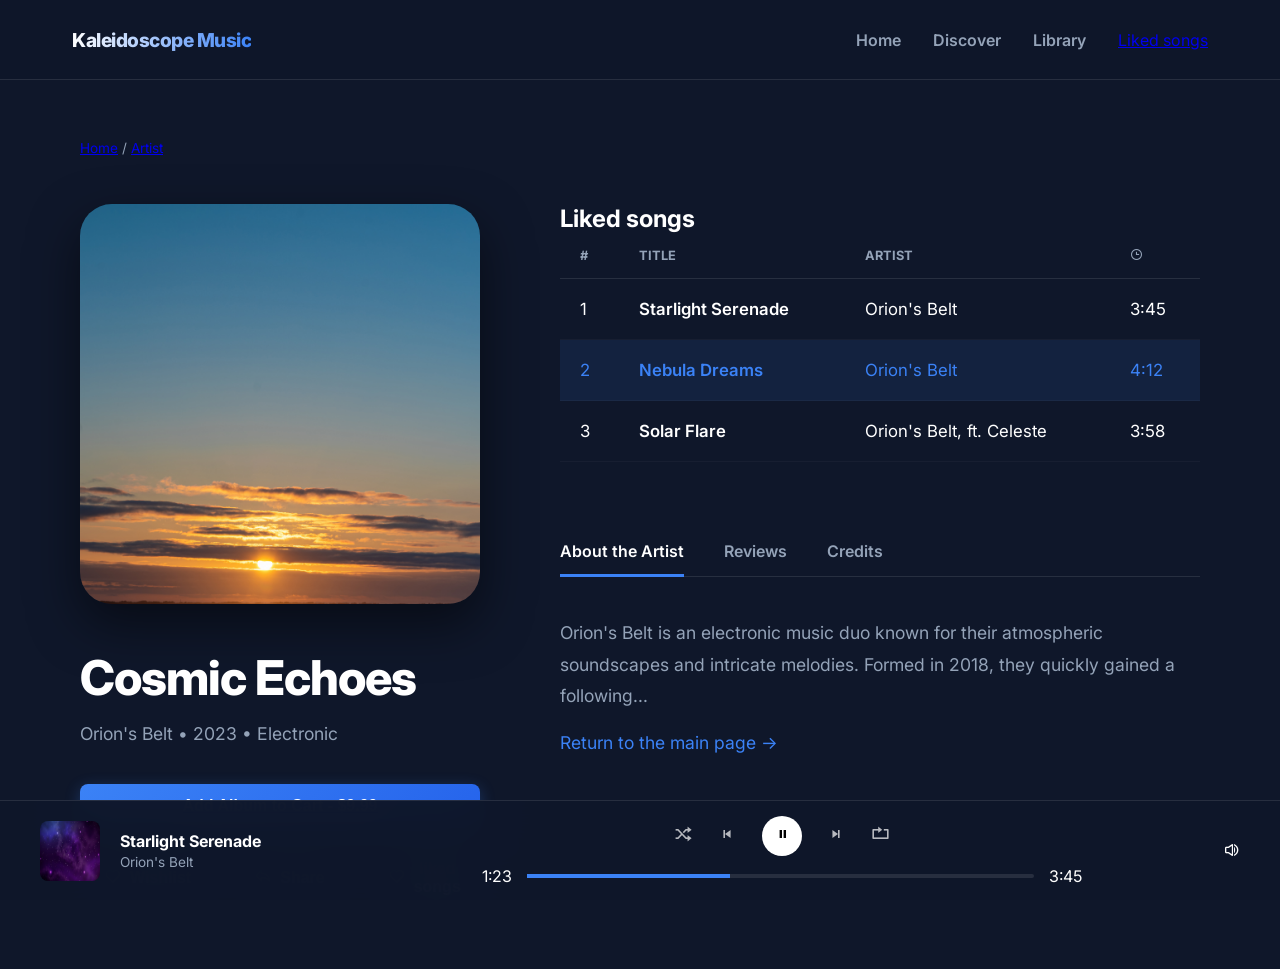
<file: Pages/album-song_detail_page.html>
<!DOCTYPE html>
<html lang="es">
<head>
    <meta charset="UTF-8">
    <meta name="viewport" content="width=device-width, initial-scale=1.0">
    <title>Cosmic Echoes - MusicStream</title>
    <link rel="stylesheet" href="/CSS/main.css">
    <link rel="stylesheet" href="/CSS/layout.css">
    <link rel="stylesheet" href="/CSS/components.css">
    <link href='https://unpkg.com/boxicons@2.1.4/css/boxicons.min.css' rel='stylesheet'>
    <link rel="icon" type="image/png" href="/images/favicon/favicon-96x96.png" sizes="96x96" />
    <link rel="icon" type="image/svg+xml" href="/images/favicon/favicon.svg" />
    <link rel="shortcut icon" href="/images/favicon/favicon.ico" />
    <link rel="apple-touch-icon" sizes="180x180" href="/images/favicon/apple-touch-icon.png" />
    <meta name="apple-mobile-web-app-title" content="MyWebSite" />
    <link rel="manifest" href="/images/favicon/site.webmanifest" />
</head>
<body class="app">

    <header class="header">
    <div class="header__content"> <div class="header__logo-container">
            <span class="header__brand-name">Kaleidoscope Music</span>
        </div>
        <nav class="header__nav nav">
            <a href="../index.html" class="nav__link">Home</a>
            <a href="../index.html" class="nav__link">Discover</a>
            <a href="../Pages/album-song_detail_page.html" class="nav__link">Library</a>
            <a href="../Pages/favorites.html">Liked songs</a>
        </nav>
    </div>
</header>

    <main class="content content--detail">
        <nav class="breadcrumbs">
            <a href="index.html">Home</a> / <a href="#">Artist</a> 
        </nav>

        <section class="product">
            <div class="product__aside">
                <img src="../Assets/Images/beautiful-photo-sea-waves-sunset.jpg" alt="Cosmic Echoes" class="product__cover">
                <div class="product__info-main">
                    <h1 class="product__title">Cosmic Echoes</h1>
                    <p class="product__meta">Orion's Belt • 2023 • Electronic</p>
                </div>
                <div class="product__actions">
                    <a href="/Pages/ shopping_cart.html">
                        <button class="btn btn--primary btn--full">Add Album to Cart - $9.99</button>
                    </a>

                    <div class="product__secondary-actions">
                        <button class="btn btn--outline"><span class="icon"><i class='bx bx-heart' ></i></span> Wishlist</button>
                        <button class="btn btn--outline"><span class="icon"><i class='bx bx-share' ></i></span> Share</button>
                        <a href="../Pages/favorites.html">
                            <button class="btn btn--outline"><span class="icon"><i class='bx bx-heart' ></i></span> liked songs</button>
                        </a>

                    </div>
                </div>
            </div>

            <div class="product__main">
                <h2 class="product__section-title">Liked songs</h2>
                <table class="tracklist">
                    <thead>
                        <tr>
                            <th>#</th>
                            <th>TITLE</th>
                            <th>ARTIST</th>
                            <th><span class="icon"><i class='bx bx-time' ></i></span></th>
                        </tr>
                    </thead>
                    <tbody>
                        <tr class="tracklist__row">
                            <td>1</td>
                            <td class="tracklist__title">Starlight Serenade</td>
                            <td>Orion's Belt</td>
                            <td>3:45</td>
                        </tr>
                        <tr class="tracklist__row tracklist__row--active">
                            <td>2</td>
                            <td class="tracklist__title">Nebula Dreams</td>
                            <td>Orion's Belt</td>
                            <td>4:12</td>
                        </tr>
                        <tr class="tracklist__row">
                            <td>3</td>
                            <td class="tracklist__title">Solar Flare</td>
                            <td>Orion's Belt, ft. Celeste</td>
                            <td>3:58</td>
                        </tr>
                    </tbody>
                </table>

                <nav class="tabs">
                    <a href="#" class="tabs__item tabs__item--active">About the Artist</a>
                    <a href="#" class="tabs__item">Reviews</a>
                    <a href="#" class="tabs__item">Credits</a>
                </nav>
                <div class="tabs__content">
                    <p>Orion's Belt is an electronic music duo known for their atmospheric soundscapes and intricate melodies. Formed in 2018, they quickly gained a following...</p>
                    <a href="/index.html" class="link-more">Return to the main page →</a>
                </div>
            </div>
        </section>
    </main>

    <footer class="mini-player">
        <div class="mini-player__track">
            <img src="../Assets/Images/5532919.jpg" alt="Current" class="mini-player__img">
            <div class="mini-player__info">
                <span class="mini-player__name">Starlight Serenade</span>
                <span class="mini-player__artist">Orion's Belt</span>
            </div>
        </div>
        <div class="mini-player__controls">
            <div class="mini-player__buttons">
                <button type="button" class="control-btn">
                    <i class='bx bx-shuffle' ></i>
                </button>
                <button type="button" class="control-btn">
                    <i class='bx bx-skip-previous' ></i>
                </button>
                <button type="button" class="control-btn control-btn--play">
                    <i class='bx bx-pause'></i>
                </button>
                <button type="button" class="control-btn">
                    <i class='bx bx-skip-next' ></i>
                </button>
                <button type="button" class="control-btn">
                    <i class='bx bx-repeat' ></i>
                </button>
            </div>
            <div class="mini-player__progress-container">
                <span class="time">1:23</span>
                <div class="progress-bar"><div class="progress-bar__fill"></div></div>
                <span class="time">3:45</span>
            </div>
        </div>
        <div class="mini-player__volume">
            <span class="icon">
                <i class='bx bx-volume-full' ></i>
            </span>
            <div class="volume-bar"></div>
        </div>
    </footer>

</body>
</html>
</file>
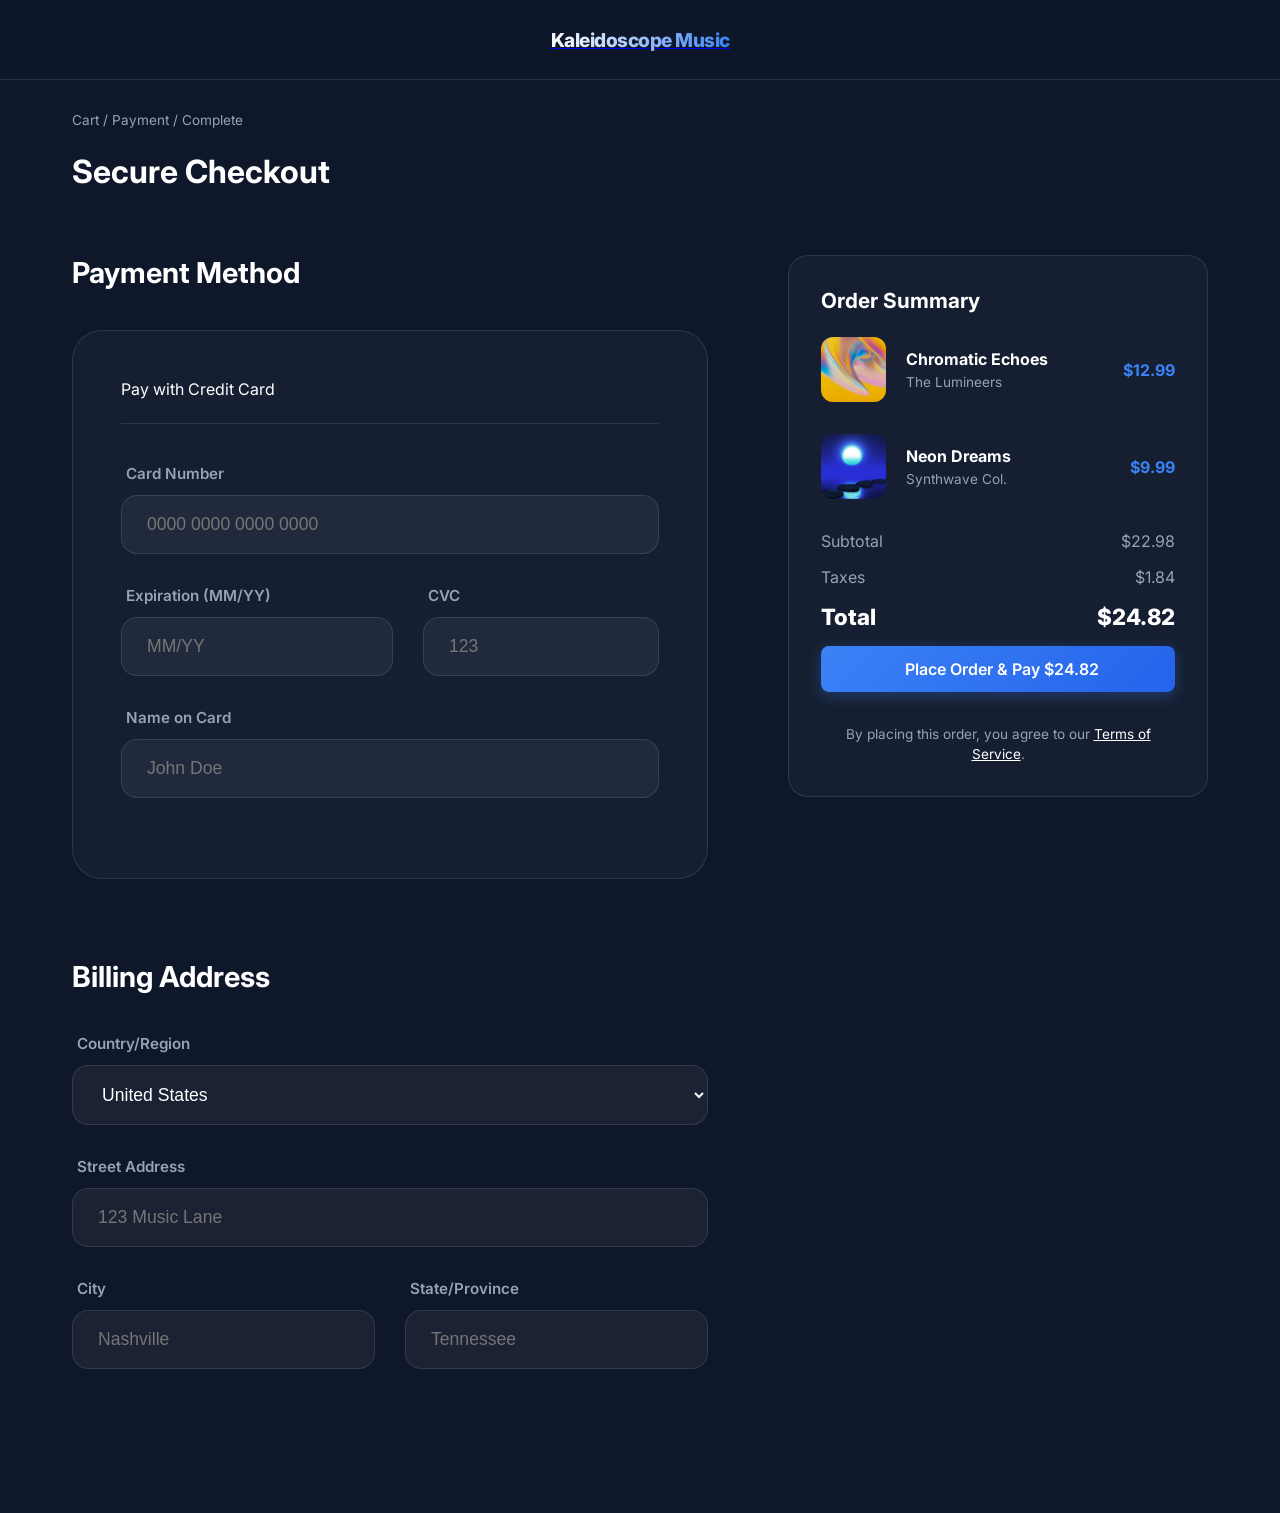
<file: Pages/checkout_page.html>
<!DOCTYPE html>
<html lang="es">
<head>
    <meta charset="UTF-8">
    <meta name="viewport" content="width=device-width, initial-scale=1.0">
    <title>Secure Checkout - MusicStream</title>
    <link rel="stylesheet" href="/CSS/main.css">
    <link rel="stylesheet" href="/CSS/layout.css">
    <link rel="stylesheet" href="/CSS/components.css">
    <link href='https://unpkg.com/boxicons@2.1.4/css/boxicons.min.css' rel='stylesheet'>
    <link rel="icon" type="image/png" href="/images/favicon/favicon-96x96.png" sizes="96x96" />
    <link rel="icon" type="image/svg+xml" href="/images/favicon/favicon.svg" />
    <link rel="shortcut icon" href="/images/favicon/favicon.ico" />
    <link rel="apple-touch-icon" sizes="180x180" href="/images/favicon/apple-touch-icon.png" />
    <meta name="apple-mobile-web-app-title" content="MyWebSite" />
    <link rel="manifest" href="/images/favicon/site.webmanifest" />
</head>
<body class="app">

    <header class="header">
        <div class="header__logo-container">
            <a href="/index.html">
                <span class="header__brand-name">Kaleidoscope Music</span>
            </a>

        </div>
    </header>

    <main class="content">
        <nav class="breadcrumbs">
            <span class="breadcrumbs__item">Cart</span> / 
            <span class="breadcrumbs__item breadcrumbs__item--active">Payment</span> / 
            <span class="breadcrumbs__item">Complete</span>
        </nav>

        <h1 class="content__title">Secure Checkout</h1>

        <div class="checkout-layout">
            <section class="checkout-layout__forms">
                
                <div class="checkout-section">
                    <h2 class="checkout-section__title">Payment Method</h2>
                    <div class="card-form">
                        <div class="card-form__header">
                            <span class="card-form__label">Pay with Credit Card</span>
                        </div>

                        <div class="form-group">
                            <label class="form-group__label">Card Number</label>
                            <div class="form-group__input-wrapper">
                                <input type="text" class="form-group__input" placeholder="0000 0000 0000 0000">
                                <span class="form-group__icon">
                                    <box-icon name='credit-card'></box-icon>
                                </span>
                            </div>
                        </div>

                        <div class="form-row">
                            <div class="form-group">
                                <label class="form-group__label">Expiration (MM/YY)</label>
                                <input type="text" class="form-group__input" placeholder="MM/YY">
                            </div>
                            <div class="form-group">
                                <label class="form-group__label">CVC</label>
                                <div class="form-group__input-wrapper">
                                    <input type="text" class="form-group__input" placeholder="123">
                                    <span class="form-group__icon">
                                        <box-icon name='lock-alt' ></box-icon>
                                    </span>
                                </div>
                            </div>
                        </div>

                        <div class="form-group">
                            <label class="form-group__label">Name on Card</label>
                            <input type="text" class="form-group__input" placeholder="John Doe">
                        </div>
                    </div>
                </div>

                <div class="checkout-section">
                    <h2 class="checkout-section__title">Billing Address</h2>
                    <div class="address-form">
                        <div class="form-group">
                            <label class="form-group__label">Country/Region</label>
                            <select class="form-group__input form-group__input--select">
                                <option>United States</option>
                                <option>Mexico</option>
                                <option>Spain</option>
                            </select>
                        </div>
                        <div class="form-group">
                            <label class="form-group__label">Street Address</label>
                            <input type="text" class="form-group__input" placeholder="123 Music Lane">
                        </div>
                        <div class="form-row">
                            <div class="form-group">
                                <label class="form-group__label">City</label>
                                <input type="text" class="form-group__input" placeholder="Nashville">
                            </div>
                            <div class="form-group">
                                <label class="form-group__label">State/Province</label>
                                <input type="text" class="form-group__input" placeholder="Tennessee">
                            </div>
                        </div>
                    </div>
                </div>
            </section>

            <aside class="checkout-layout__sidebar">
                <div class="order-summary order-summary--checkout">
                    <h2 class="order-summary__title">Order Summary</h2>
                    
                    <div class="order-summary__items">
                        <div class="summary-item">
                            <img src="../Assets/Images/gradient-3d-fluid-background.jpg" alt="Chromatic" class="summary-item__img">
                            <div class="summary-item__info">
                                <span class="summary-item__name">Chromatic Echoes</span>
                                <span class="summary-item__artist">The Lumineers</span>
                            </div>
                            <span class="summary-item__price">$12.99</span>
                        </div>
                        <div class="summary-item">
                            <img src="../Assets/Images/some-rocks-sea.jpg" alt="Neon" class="summary-item__img">
                            <div class="summary-item__info">
                                <span class="summary-item__name">Neon Dreams</span>
                                <span class="summary-item__artist">Synthwave Col.</span>
                            </div>
                            <span class="summary-item__price">$9.99</span>
                        </div>
                    </div>

                    <div class="order-summary__totals">
                        <div class="order-summary__row">
                            <span>Subtotal</span>
                            <span>$22.98</span>
                        </div>
                        <div class="order-summary__row">
                            <span>Taxes</span>
                            <span>$1.84</span>
                        </div>
                        <div class="order-summary__row order-summary__row--total">
                            <span>Total</span>
                            <span>$24.82</span>
                        </div>
                    </div>

                    <a href="../Pages/music_storefront_2.html" class="btn btn--primary btn--full">
                        <span class="icon"><box-icon name='lock-alt' ></box-icon></span> Place Order & Pay $24.82
                    </a>
                    
                    <p class="order-summary__legal">
                        By placing this order, you agree to our <a href="#">Terms of Service</a>.
                    </p>
                </div>
            </aside>
        </div>
    </main>

</body>
</html>
</file>
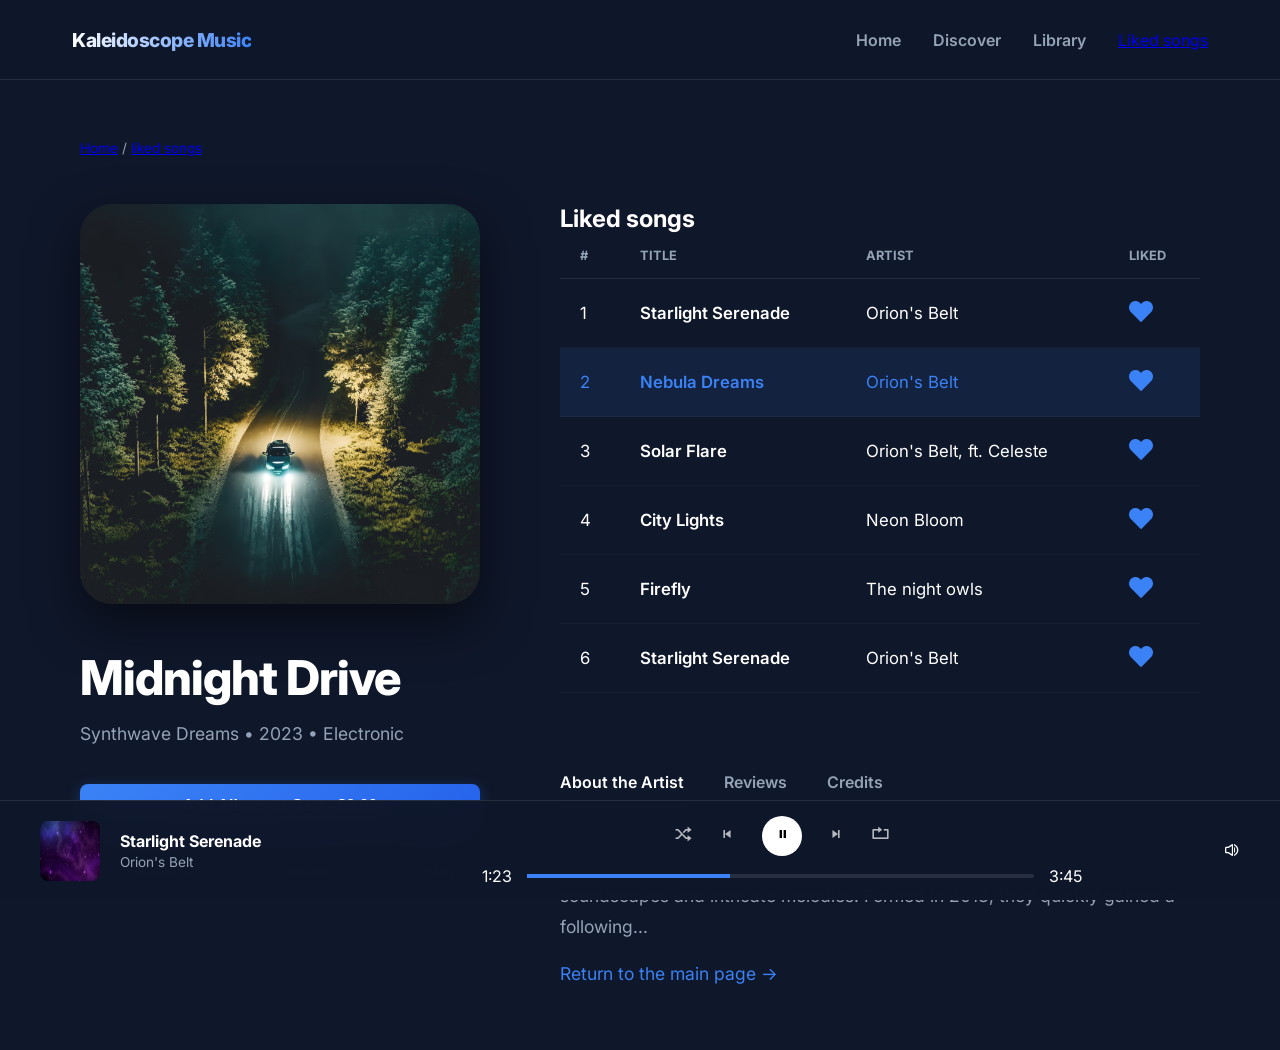
<file: Pages/favorites.html>
<!DOCTYPE html>
<html lang="es">
<head>
    <meta charset="UTF-8">
    <meta name="viewport" content="width=device-width, initial-scale=1.0">
    <title>Favorite songs</title>
    <link rel="stylesheet" href="/CSS/main.css">
    <link rel="stylesheet" href="/CSS/layout.css">
    <link rel="stylesheet" href="/CSS/components.css">
    <link href='https://unpkg.com/boxicons@2.1.4/css/boxicons.min.css' rel='stylesheet'>
    <link rel="icon" type="image/png" href="/images/favicon/favicon-96x96.png" sizes="96x96" />
    <link rel="icon" type="image/svg+xml" href="/images/favicon/favicon.svg" />
    <link rel="shortcut icon" href="/images/favicon/favicon.ico" />
    <link rel="apple-touch-icon" sizes="180x180" href="/images/favicon/apple-touch-icon.png" />
    <meta name="apple-mobile-web-app-title" content="MyWebSite" />
    <link rel="manifest" href="/images/favicon/site.webmanifest" />
</head>
<body class="app">

    <header class="header">
    <div class="header__content"> <div class="header__logo-container">
            <span class="header__brand-name">Kaleidoscope Music</span>
        </div>
        <nav class="header__nav nav">
            <a href="../index.html" class="nav__link">Home</a>
            <a href="../index.html" class="nav__link">Discover</a>
            <a href="../Pages/album-song_detail_page.html" class="nav__link">Library</a>
            <a href="../Pages/favorites.html">Liked songs</a>
        </nav>
    </div>
</header>

    <main class="content content--detail">
        <nav class="breadcrumbs">
            <a href="index.html">Home</a> / <a href="#">liked songs</a> 
        </nav>

        <section class="product">
            <div class="product__aside">
                <img src="../Assets/Images/car-is-driving-road-night-forest.jpg" alt="Midnight Drive" class="product__cover">
                <div class="product__info-main">
                    <h1 class="product__title">Midnight Drive</h1>
                    <p class="product__meta">Synthwave Dreams • 2023 • Electronic</p>
                </div>
                <div class="product__actions">
                    <a href="/Pages/ shopping_cart.html">
                        <button class="btn btn--primary btn--full">Add Album to Cart - $9.99</button>
                    </a>

                    <div class="product__secondary-actions">
                        <button class="btn btn--outline"><span class="icon"><i class='bx bx-heart' ></i></span> Wishlist</button>
                        <button class="btn btn--outline"><span class="icon"><i class='bx bx-share' ></i></span> Share</button>
                        <a href="/Pages/music_player_favorites.html">
                            <button class="btn btn--outline"><span class="icon"><i class='bx bx-play'></i></span> Play</button>
                        </a>

                    </div>
                </div>
            </div>

            <div class="product__main">
                <h2 class="product__section-title">Liked songs</h2>
                <table class="tracklist">
                    <thead>
                        <tr>
                            <th>#</th>
                            <th>TITLE</th>
                            <th>ARTIST</th>
                            <th>Liked</th>
                            
                        </tr>
                    </thead>
                    <tbody>
                        <tr class="tracklist__row">
                            <td>1</td>
                            <td class="tracklist__title">Starlight Serenade</td>
                            <td>Orion's Belt</td>
                            <td><img src="../Assets/Icons/heart.png" alt=""></td>
                        </tr>
                        <tr class="tracklist__row tracklist__row--active">
                            <td>2</td>
                            <td class="tracklist__title">Nebula Dreams</td>
                            <td>Orion's Belt</td>
                            <td><img src="../Assets/Icons/heart.png" alt=""></td>
                        </tr>
                        <tr class="tracklist__row">
                            <td>3</td>
                            <td class="tracklist__title">Solar Flare</td>
                            <td>Orion's Belt, ft. Celeste</td>
                            <td><img src="../Assets/Icons/heart.png" alt=""></td>
                        </tr>
                        <tr class="tracklist__row">
                            <td>4</td>
                            <td class="tracklist__title">City Lights</td>
                            <td>Neon Bloom</td>
                            <td><img src="../Assets/Icons/heart.png" alt=""></td>
                        </tr>
                        <tr class="tracklist__row">
                            <td>5</td>
                            <td class="tracklist__title">Firefly</td>
                            <td>The night owls</td>
                            <td><img src="../Assets/Icons/heart.png" alt=""></td>
                        </tr>
                        <tr class="tracklist__row">
                            <td>6</td>
                            <td class="tracklist__title">Starlight Serenade</td>
                            <td>Orion's Belt</td>
                            <td><img src="../Assets/Icons/heart.png" alt=""></td>
                        </tr>
                        
                    </tbody>
                </table>

                <nav class="tabs">
                    <a href="#" class="tabs__item tabs__item--active">About the Artist</a>
                    <a href="#" class="tabs__item">Reviews</a>
                    <a href="#" class="tabs__item">Credits</a>
                </nav>
                <div class="tabs__content">
                    <p>Orion's Belt is an electronic music duo known for their atmospheric soundscapes and intricate melodies. Formed in 2018, they quickly gained a following...</p>
                    <a href="/index.html" class="link-more">Return to the main page →</a>
                </div>
            </div>
        </section>
    </main>

    <footer class="mini-player">
        <div class="mini-player__track">
            <img src="../Assets/Images/5532919.jpg" alt="Current" class="mini-player__img">
            <div class="mini-player__info">
                <span class="mini-player__name">Starlight Serenade</span>
                <span class="mini-player__artist">Orion's Belt</span>
            </div>
        </div>
        <div class="mini-player__controls">
            <div class="mini-player__buttons">
                <button type="button" class="control-btn">
                    <i class='bx bx-shuffle' ></i>
                </button>
                <button type="button" class="control-btn">
                    <i class='bx bx-skip-previous' ></i>
                </button>
                <button type="button" class="control-btn control-btn--play">
                    <i class='bx bx-pause'></i>
                </button>
                <button type="button" class="control-btn">
                    <i class='bx bx-skip-next' ></i>
                </button>
                <button type="button" class="control-btn">
                    <i class='bx bx-repeat' ></i>
                </button>
            </div>
            <div class="mini-player__progress-container">
                <span class="time">1:23</span>
                <div class="progress-bar"><div class="progress-bar__fill"></div></div>
                <span class="time">3:45</span>
            </div>
        </div>
        <div class="mini-player__volume">
            <span class="icon">
                <i class='bx bx-volume-full' ></i>
            </span>
            <div class="volume-bar"></div>
        </div>
    </footer>

</body>
</html>
</file>
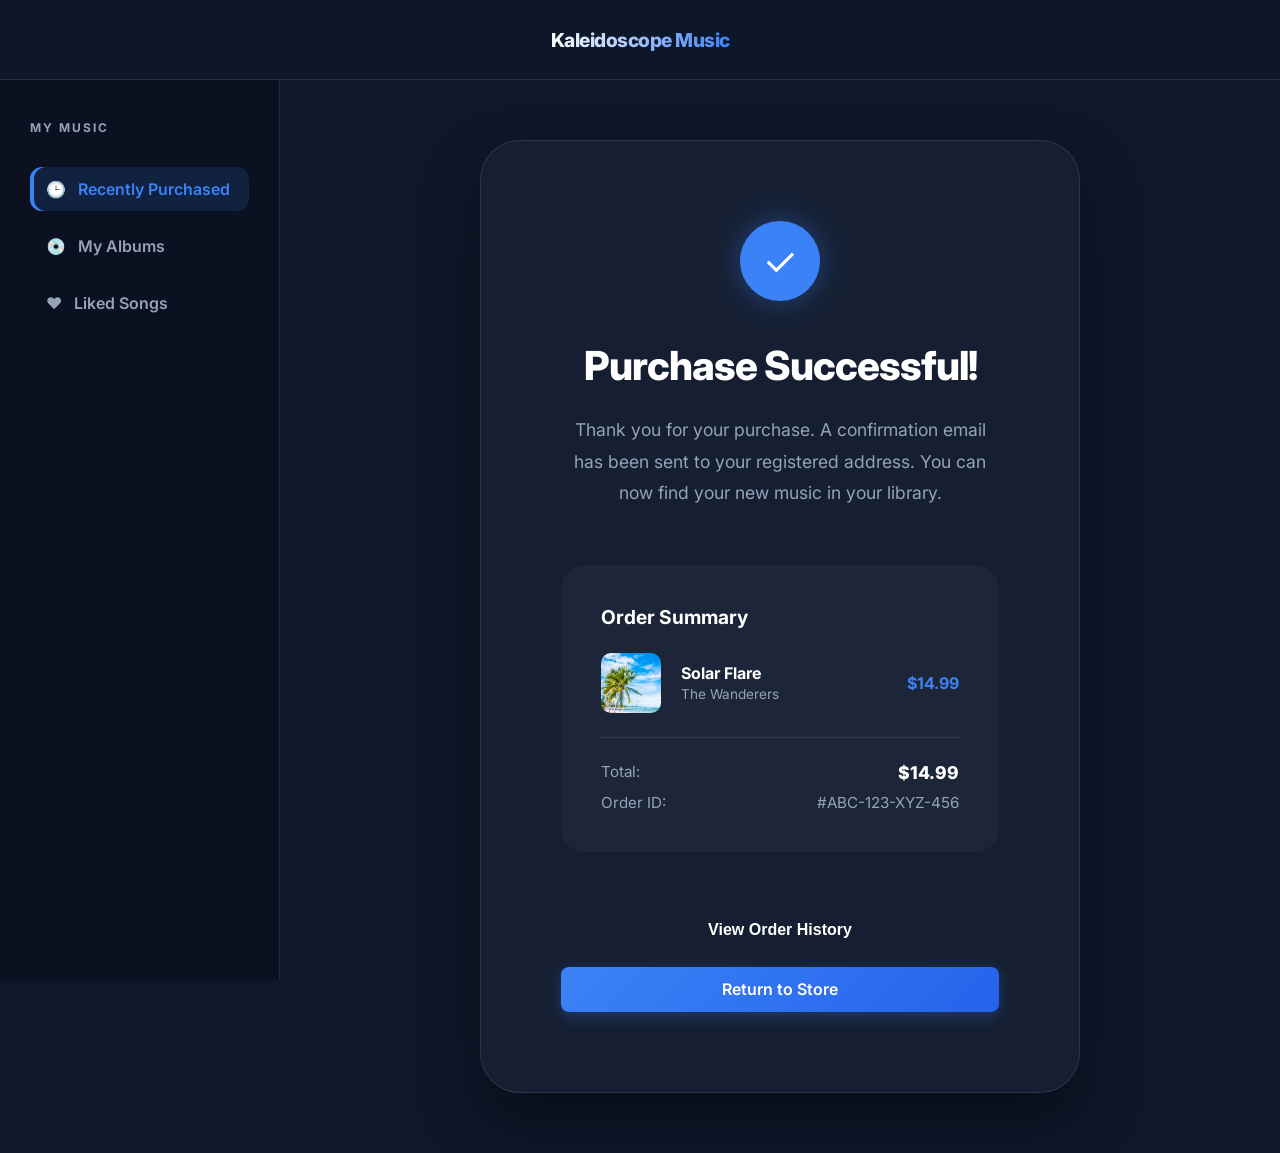
<file: Pages/music_storefront_2.html>
<!DOCTYPE html>
<html lang="es">
<head>
    <meta charset="UTF-8">
    <meta name="viewport" content="width=device-width, initial-scale=1.0">
    <title>Purchase Successful - MusicStream</title>
    <link rel="stylesheet" href="/CSS/main.css">
    <link rel="stylesheet" href="/CSS/layout.css">
    <link rel="stylesheet" href="/CSS/components.css">
    <link rel="icon" type="image/png" href="/images/favicon/favicon-96x96.png" sizes="96x96" />
    <link rel="icon" type="image/svg+xml" href="/images/favicon/favicon.svg" />
    <link rel="shortcut icon" href="/images/favicon/favicon.ico" />
    <link rel="apple-touch-icon" sizes="180x180" href="/images/favicon/apple-touch-icon.png" />
    <meta name="apple-mobile-web-app-title" content="MyWebSite" />
    <link rel="manifest" href="/images/favicon/site.webmanifest" />
</head>
<body class="app">

    <header class="header">
        <div class="header__logo-container">
            <span class="header__brand-name">Kaleidoscope Music</span>
        </div>
    </header>

    <div class="app__container">
        <aside class="sidebar">
            <h3 class="sidebar__title">MY MUSIC</h3>
            <ul class="sidebar__menu menu">
                <li class="menu__item">
                    <a href="#" class="menu__link menu__link--active">
                        <span class="menu__icon">🕒</span> Recently Purchased
                    </a>
                </li>
                <li class="menu__item">
                    <a href="/index.html" class="menu__link">
                        <span class="menu__icon">💿</span> My Albums
                    </a>
                </li>
                <li class="menu__item">
                    <a href="/Pages/primary_music_player.html" class="menu__link">
                        <span class="menu__icon">❤️</span> Liked Songs
                    </a>
                </li>
            </ul>
        </aside>

        <main class="content content--center">
            
            <section class="status-card">
                <div class="status-card__icon-wrapper">
                    <div class="status-card__check-circle">✓</div>
                </div>
                
                <h1 class="status-card__title">Purchase Successful!</h1>
                <p class="status-card__message">
                    Thank you for your purchase. A confirmation email has been sent to your registered address. 
                    You can now find your new music in your library.
                </p>

                <div class="order-receipt">
                    <h2 class="order-receipt__title">Order Summary</h2>
                    <div class="order-receipt__item">
                        <img src="../Assets/Images/palm-tree-with-clouds.jpg" alt="Solar Flare" class="order-receipt__img">
                        <div class="order-receipt__details">
                            <span class="order-receipt__name">Solar Flare</span>
                            <span class="order-receipt__artist">The Wanderers</span>
                        </div>
                        <span class="order-receipt__price">$14.99</span>
                    </div>
                    
                    <div class="order-receipt__footer">
                        <div class="order-receipt__row">
                            <span>Total:</span>
                            <span class="order-receipt__total-value">$14.99</span>
                        </div>
                        <div class="order-receipt__row">
                            <span>Order ID:</span>
                            <span class="order-receipt__id">#ABC-123-XYZ-456</span>
                        </div>
                    </div>
                </div>

                <div class="status-card__actions">
                    <a href="/Pages/album-song_detail_page.html">
                        <button class="btn btn--secondary">View Order History</button>
                    </a>
                    <a href="../index.html" class="btn btn--primary">Return to Store</a>
                </div>
            </section>

        </main>
    </div>
</body>
</html>
</file>
<file: CSS/main.css>
@import url('https://fonts.googleapis.com/css2?family=Inter:wght@400;500;600;700;800&display=swap');

* {
    margin: 0;
    padding: 0;
    box-sizing: border-box;
}

:root {
    --bg-dark: #0f172a;
    --bg-sidebar: #0b1120;
    --bg-glass: rgba(30, 41, 59, 0.5);
    --border-glass: rgba(255, 255, 255, 0.1);
    --accent-blue: #3b82f6;
    --accent-glow: #60a5fa;
    --text-main: #ffffff;
    --text-muted: #94a3b8;
}

body.app {
    background-color: var(--bg-dark);
    color: var(--text-main);
    font-family: 'Inter', sans-serif;
    min-height: 100vh;
}
</file>
<file: CSS/layout.css>
/* --- ESTRUCTURA GLOBAL --- */
.app__container {
    display: grid;
    grid-template-columns: 240px 1fr; /* Sidebar fijo, resto flexible */
    min-height: 100vh;
    width: 100%;
    background-color: var(--bg-dark);
}

/* --- SIDEBAR: ESTILOS Y EFECTOS --- */
.sidebar {
    background-color: var(--bg-sidebar);
    border-right: 1px solid var(--border-glass);
    padding: 2.5rem 1.5rem;
    position: sticky;
    top: 0;
    height: 100vh;
    z-index: 100;
}

.sidebar .sidebar__title {
    font-size: 0.75rem;
    color: var(--text-muted);
    text-transform: uppercase;
    letter-spacing: 2px;
    margin-bottom: 2rem;
    font-weight: 700;
}

.sidebar .menu__list {
    list-style: none;
    padding: 0;
}

.sidebar .menu__item {
    margin-bottom: 0.8rem;
}

/* --- ESTADO NORMAL DEL ENLACE --- */
.sidebar .menu__link {
    display: flex;
    align-items: center;
    gap: 12px;
    padding: 12px 16px;
    border-radius: 12px;
    color: var(--text-muted);
    text-decoration: none;
    font-weight: 600;
    transition: all 0.3s cubic-bezier(0.4, 0, 0.2, 1); /* Transmisión suave */
    position: relative;
}

/* --- EFECTO HOVER (AL PASAR EL MOUSE) --- */
.sidebar .menu__link:hover {
    background: rgba(255, 255, 255, 0.08); /* Fondo ligeramente más claro */
    color: #ffffff; /* Texto blanco puro */
    transform: translateX(5px); /* Desplazamiento sutil a la derecha */
}

/* --- ESTADO ACTIVO --- */
.sidebar .menu__link--active {
    background: rgba(59, 130, 246, 0.15);
    color: var(--accent-blue);
    box-shadow: inset 4px 0 0 var(--accent-blue); /* Línea lateral de énfasis */
}

.sidebar .menu__link--active:hover {
    background: rgba(59, 130, 246, 0.2);
    color: var(--accent-blue);
}

/* --- HEADER / NAVBAR --- */
/* --- NAVBAR (HEADER) RESPONSIVE --- */
.header {
    /* Tamaño y Posicionamiento */
    width: 100%;             /* Ocupa todo el ancho de la pantalla */
    height: 80px;
    position: sticky;        /* Se mantiene fijo arriba al hacer scroll */
    top: 0;
    z-index: 9999;           /* Capa superior para que no lo tapen las tarjetas */
    
    /* Fondo y Estética */
    background: rgba(15, 23, 42, 0.95);
    backdrop-filter: blur(12px);
    border-bottom: 1px solid var(--border-glass);
    
    /* Alineación */
    display: flex;
    justify-content: center; /* ESTO centra el contenido en PC y pantallas grandes */
    align-items: center;
    box-sizing: border-box;  /* Evita que el padding rompa el ancho del 100% */
}

/* Contenedor interno para que los elementos no se dispersen en pantalla completa */
.header__content {
    width: 100%;
    max-width: 1200px;       /* Mantiene el buscador y links centrados y agrupados */
    padding: 0 2rem;
    display: flex;
    justify-content: space-between; /* Separa el buscador de los links */
    align-items: center;
}

/* Ajustes para los enlaces del Nav */
.header__nav {
    display: flex;
    gap: 2rem;               /* Espacio uniforme entre "Music", "Live", etc. */
}

.header__nav .nav__link {
    text-decoration: none;
    color: var(--text-muted);
    font-weight: 600;
    transition: 0.3s;
    white-space: nowrap;     /* Evita que el texto se amontone en pantallas pequeñas */
}

.header__nav .nav__link--active {
    color: var(--accent-blue);
    border-bottom: 2px solid var(--accent-blue);
}

.header__nav .nav__link:hover {
    color: #ffffff;
}

/* --- ESTILOS DEL LOGO Y MARCA --- */
.header__brand {
    display: flex;
    align-items: center;
    gap: 12px; /* Espacio entre el icono y el texto */
    cursor: pointer;
}

.header__logo {
    width: 35px;  /* Ajusta el tamaño según tu logo */
    height: 35px;
    object-fit: contain;
}

.header__brand-name {
    font-size: 1.2rem;
    font-weight: 800;
    color: white;
    letter-spacing: -0.5px;
    /* Si quieres un degradado en el nombre como el botón: */
    background: linear-gradient(to right, #fff, var(--accent-blue));
    -webkit-background-clip: text;
    -webkit-text-fill-color: transparent;
}

/* --- AJUSTE DEL CONTENIDO (Para que quepan 3 elementos) --- */
.header__content {
    display: flex;
    justify-content: space-between; 
    align-items: center;
    width: 100%;
    max-width: 1200px;
}

/* --- AJUSTE ESPECÍFICO PARA EL CARRITO --- */
/* Solo afecta al header que tenga ambas clases */
.header.header--cart {
    display: flex;
    justify-content: space-between;
    align-items: center;
    padding: 0 4rem;
    box-sizing: border-box;
}

/* Asegura que el contenedor del logo no se encoja */
.header--cart .header__logo-container {
    display: flex;
    align-items: center;
    flex: 0 0 auto;
}

/* Espaciado interno del nav solo en el carrito */
.header--cart .header__nav {
    display: flex;
    gap: 2.5rem;
    margin-left: auto; /* Empuja el nav a la derecha si el contenedor falla */
}
/* --- HEADER / NAVBAR CORREGIDO --- */
.header {
    width: 100%;
    height: 80px;
    position: sticky;
    top: 0;
    z-index: 9999;
    background: rgba(15, 23, 42, 0.95);
    backdrop-filter: blur(12px);
    border-bottom: 1px solid var(--border-glass);
    
    /* Alineación */
    display: flex;
    justify-content: center; 
    align-items: center;
    padding: 0 2rem; /* Margen interno de seguridad para que no pegue al borde */
    box-sizing: border-box;
}

/* Contenedor interno del Header para limitar el ancho */
.header__content {
    width: 100%;
    max-width: 1200px; /* Evita que el logo y nav se separen infinitamente */
    display: flex;
    justify-content: space-between;
    align-items: center;
}

/* --- CONTENEDOR PRINCIPAL DE PÁGINA --- */
.content {
    width: 100%;
    max-width: 1200px; /* Ancho máximo estándar para tu diseño */
    margin: 0 auto;    /* Centra el bloque en la pantalla */
    padding: 2rem;     /* Espacio entre el contenido y el borde del navegador */
    box-sizing: border-box;
    min-height: calc(100vh - 80px);
}

/* Ajuste específico para el Checkout si es necesario */
.checkout-layout {
    display: grid;
    grid-template-columns: 1fr 380px;
    gap: 2rem;
    margin-top: 2rem;
}

/* --- RESPONSIVO (Móviles) --- */
@media (max-width: 768px) {
    .header {
        padding: 0 1.5rem;
    }
    
    .content {
        padding: 1.5rem;
    }
    
    .checkout-layout {
        grid-template-columns: 1fr; /* Apila el resumen debajo en móviles */
    }
}

/* Responsivo preventivo para no afectar otros headers */
@media (max-width: 768px) {
    .header.header--cart {
        padding: 0 1.5rem;
    }
}

/* Responsivo: En móvil ocultamos el nombre para ahorrar espacio */
@media (max-width: 600px) {
    .header__brand-name {
        display: none;
    }
}


/* Estructura específica del Carrito */
.cart-layout {
    display: grid;
    grid-template-columns: 1fr 350px; /* Lista de productos y resumen lateral */
    gap: 2rem;
    margin-top: 2rem;
}

/* Responsive para el carrito */
@media (max-width: 1024px) {
    .cart-layout {
        grid-template-columns: 1fr;
    }
    
    .cart-layout__summary {
        position: static;
    }
}

/* Breadcrumbs (Navegación de ruta) */
.breadcrumbs {
    margin-bottom: 1.5rem;
    font-size: 0.85rem;
    color: var(--text-muted);
}

.breadcrumbs__item--current {
    color: var(--accent-blue);
    font-weight: bold;
}
/* --- LAYOUT DE DETALLE DE PRODUCTO --- */
.content--detail {
    padding: 60px 80px;
    max-width: 1400px;
    margin: 0 auto;
}

.product {
    display: grid;
    grid-template-columns: 400px 1fr; /* Columna fija para portada, resto para tracks */
    gap: 80px; /* Espaciado masivo solicitado */
    margin-top: 3rem;
    align-items: start;
}

/* Responsivo para tablets */
@media (max-width: 1100px) {
    .product {
        grid-template-columns: 1fr;
        gap: 50px;
    }
    .product__aside {
        text-align: center;
        margin: 0 auto;
    }
}

/* --- LAYOUT DE CHECKOUT --- */
.checkout-layout {
    display: grid;
    grid-template-columns: 1fr 420px; /* Formularios anchos, resumen lateral */
    gap: 80px;
    margin-top: 4rem;
    align-items: start;
}

.checkout-section {
    margin-bottom: 5rem; /* Espacio masivo entre secciones de formulario */
}

.checkout-section__title {
    font-size: 1.8rem;
    font-weight: 700;
    margin-bottom: 2.5rem;
    display: flex;
    align-items: center;
    gap: 15px;
}

/* Filas de formulario (Ciudad/Estado, etc) */
.form-row {
    display: grid;
    grid-template-columns: 1fr 1fr;
    gap: 30px;
}

@media (max-width: 1100px) {
    .checkout-layout {
        grid-template-columns: 1fr;
    }
    .checkout-layout__sidebar {
        order: -1; /* El resumen sube en móviles */
    }
}

/* --- ESTADO INMERSIVO --- */
.app--immersive {
    background: linear-gradient(135deg, #0f172a 0%, #020617 100%);
    overflow: hidden; /* Evita scroll innecesario en el reproductor principal */
    height: 100vh;
    display: flex;
    flex-direction: column;
}

/* Header Transparente */
.header--transparent {
    background: transparent !important;
    border-bottom: none !important;
    backdrop-filter: none !important;
}

/* --- FOCO DEL REPRODUCTOR --- */
.focus-player {
    flex: 1;
    display: grid;
    grid-template-columns: 1fr 400px; /* Portada a la izquierda, lista a la derecha */
    gap: 100px; /* Espaciado masivo */
    padding: 40px 80px;
    align-items: center;
}

.focus-player__main {
    display: flex;
    flex-direction: column;
    align-items: center;
    justify-content: center;
}

.focus-player__sidebar {
    height: 100%;
    max-height: 60vh;
    background: rgba(255, 255, 255, 0.03);
    border-radius: 32px;
    padding: 30px;
    border: 1px solid var(--border-glass);
    overflow-y: auto;
}

/* --- CONTENEDOR DE LA APLICACIÓN --- */
.app__container {
    display: flex;
    min-height: calc(100vh - 80px); /* Resta la altura del header */
}

/* --- SIDEBAR DE BIBLIOTECA --- */
.sidebar {
    width: 280px;
    background: var(--bg-sidebar);
    border-right: 1px solid var(--border-glass);
    padding: 40px 30px;
}

.sidebar__title {
    font-size: 0.8rem;
    text-transform: uppercase;
    letter-spacing: 2px;
    color: var(--text-muted);
    margin-bottom: 2rem;
}

.menu {
    list-style: none;
    padding: 0;
}

.menu__item {
    margin-bottom: 15px;
}

.menu__link {
    display: flex;
    align-items: center;
    gap: 15px;
    padding: 12px 15px;
    text-decoration: none;
    color: var(--text-muted);
    border-radius: 12px;
    transition: 0.3s;
    font-weight: 500;
}

.menu__link:hover, .menu__link--active {
    background: rgba(255, 255, 255, 0.05);
    color: white;
}

.menu__link--active {
    color: var(--accent-blue);
}

/* --- CONTENIDO CENTRALIZADO --- */
.content--center {
    flex: 1;
    display: flex;
    justify-content: center;
    align-items: center;
    padding: 60px;
}
</file>
<file: CSS/components.css>
/* --- BUSCADOR --- */
.header__search-input {
    background: #1e293b;
    border: 1px solid var(--border-glass);
    color: white;
    padding: 10px 15px;
    border-radius: 10px;
    width: 300px;
    outline: none;
}

/* --- HERO SECTION: ORIGINAL --- */
.hero {
    width: 100%;
    max-width: 1200px;
    min-height: 400px;
    margin: 2rem auto;
    padding: 4rem;
    background-image: linear-gradient(to right, rgba(15, 23, 42, 0.8), transparent), 
                      url('https://images.unsplash.com/photo-1493225255756-d9584f8606e9?q=80&w=2070');
    background-size: cover;
    background-position: center;
    border-radius: 24px;
    display: flex;
    align-items: center;
}

.hero__button.btn--primary {
    background: var(--accent-blue);
    color: white;
    border: none;
    padding: 14px 30px;
    border-radius: 50px;
    font-weight: 700;
    cursor: pointer;
}

/* --- SECCIÓN DEL CARRUSEL (SOLUCIÓN AL SCROLL) --- */
.section {
    width: 100%;
    max-width: 1200px;
    margin: 0 auto 5rem auto;
    padding: 0 2rem;
    overflow: hidden; /* Corta el desborde fuera de la sección pero permite scroll interno */
}

.card-grid {
    display: flex;
    gap: 30px;           
    overflow-x: auto;    /* ACTIVA EL SCROLL HORIZONTAL */
    overflow-y: hidden;
    padding: 20px 0;
    scroll-behavior: smooth;
    -webkit-overflow-scrolling: touch; /* Suavidad en móviles */
}

/* Barra de scroll visible para que puedas confirmar que funciona */
.card-grid::-webkit-scrollbar {
    height: 8px;
    display: block;      /* La hacemos visible para pruebas */
}

.card-grid::-webkit-scrollbar-thumb {
    background: var(--accent-blue);
    border-radius: 10px;
}

/* --- TARJETAS: TAMAÑO FIJO REAL --- */
.card {
    flex: 0 0 300px;     /* NO se encoge (0), NO crece (0), ANCHO FIJO (300px) */
    width: 300px;        /* Refuerzo del ancho */
    background: var(--bg-glass);
    border: 1px solid var(--border-glass);
    border-radius: 24px;
    padding: 1.5rem;
    display: flex;
    flex-direction: column;
}

/* --- IMÁGENES: SOLUCIÓN AL CORTE --- */
.card__image-wrapper {
    width: 100%;         /* Usa el 100% de los 300px de la tarjeta */
    height: 250px;       /* Altura fija para todas */
    border-radius: 16px;
    margin-bottom: 1.5rem;
    flex-shrink: 0;      /* Evita que el contenedor de la imagen se aplaste */
}

.card__image {
    width: 100%;
    height: 100%;
    object-fit: cover;   /* Llena el espacio sin deformar ni verse cortada raro */
    display: block;
}

/* --- TEXTOS Y BOTONES --- */
.card__info {
    flex-grow: 1;
    display: flex;
    flex-direction: column;
    gap: 10px;           /* Espacio entre título y subtítulo */
}

.card__title {
    font-size: 1.25rem;
    font-weight: 700;
}

.card__subtitle {
    font-size: 0.95rem;
    color: var(--text-muted);
    margin-bottom: 15px;
}

.card__price-btn {
    margin-top: auto;    /* Botón siempre al fondo */
    width: 100%;
    background: rgba(255, 255, 255, 0.05);
    border: 1px solid var(--border-glass);
    color: white;
    padding: 12px;
    border-radius: 12px;
    font-weight: 700;
    cursor: pointer;
    transition: 0.3s;
}

.card__price-btn:hover {
    background: var(--accent-blue);
}

/* --- CART ITEMS (Productos en el carrito) --- */
.cart-item {
    background: var(--bg-glass);
    border: 1px solid var(--border-glass);
    border-radius: 16px;
    padding: 1.5rem;
    display: flex;
    justify-content: space-between;
    align-items: center;
    margin-bottom: 1rem;
    backdrop-filter: blur(10px);
    transition: transform 0.3s ease;
}

.cart-item:hover {
    border-color: rgba(59, 130, 246, 0.5);
}

.cart-item__product {
    display: flex;
    align-items: center;
    gap: 1.5rem;
}

.cart-item__img {
    width: 80px;
    height: 80px;
    border-radius: 10px;
    object-fit: cover;
}

.cart-item__details > .cart-item__name {
    font-size: 1.1rem;
    margin-bottom: 4px;
}

.cart-item__details > .cart-item__artist {
    color: var(--text-muted);
    font-size: 0.9rem;
}

.cart-item__details > .cart-item__format {
    display: inline-block;
    font-size: 0.7rem;
    background: rgba(255, 255, 255, 0.1);
    padding: 2px 8px;
    border-radius: 4px;
    margin-top: 8px;
}

/* --- CONTROLES DE CANTIDAD --- */
.cart-item__controls {
    display: flex;
    align-items: center;
    gap: 2rem;
}

.quantity-selector {
    display: flex;
    align-items: center;
    background: rgba(0, 0, 0, 0.2);
    border-radius: 50px;
    padding: 5px;
    border: 1px solid var(--border-glass);
}

.quantity-selector__btn {
    background: transparent;
    border: none;
    color: white;
    width: 30px;
    height: 30px;
    cursor: pointer;
    font-size: 1.2rem;
    transition: color 0.3s;
}

.quantity-selector__btn:hover {
    color: var(--accent-blue);
}

.quantity-selector__value {
    width: 30px;
    text-align: center;
    font-weight: bold;
}

.cart-item__price {
    font-weight: 800;
    font-size: 1.1rem;
    min-width: 80px;
    text-align: right;
}

.cart-item__remove-btn {
    background: transparent;
    border: none;
    cursor: pointer;
    font-size: 1.2rem;
    opacity: 0.6;
    transition: 0.3s;
}

.cart-item__remove-btn:hover {
    opacity: 1;
    transform: scale(1.2);
}

/* --- ORDER SUMMARY (Resumen de compra) --- */
.order-summary {
    background: var(--bg-glass);
    border: 1px solid var(--border-glass);
    border-radius: 20px;
    padding: 2rem;
    height: fit-content;
    position: sticky;
    top: 100px;
}

.order-summary__title {
    margin-bottom: 1.5rem;
    font-size: 1.3rem;
}

.order-summary__row {
    display: flex;
    justify-content: space-between;
    margin-bottom: 1rem;
    color: var(--text-muted);
}

.order-summary__row--total {
    color: var(--text-main);
    font-size: 1.4rem;
    font-weight: 800;
    margin-top: 1rem;
}

.order-summary__divider {
    border: none;
    border-top: 1px solid var(--border-glass);
    margin: 1.5rem 0;
}

.order-summary__checkout-btn {
    display: flex;
    justify-content: center;
    align-items: center;
    gap: 10px;
    width: 100%;
    margin-top: 1rem;
    text-decoration: none;
}

.order-summary__continue {
    display: block;
    text-align: center;
    margin-top: 1.5rem;
    font-size: 0.9rem;
    color: var(--text-muted);
    text-decoration: none;
    transition: 0.3s;
}

.order-summary__continue:hover {
    color: var(--text-main);
    text-decoration: underline;
}
/* --- SECCIÓN IZQUIERDA (PORTADA Y COMPRA) --- */
.product__cover {
    width: 100%;
    aspect-ratio: 1/1;
    border-radius: 32px;
    object-fit: cover;
    box-shadow: 0 20px 50px rgba(0, 0, 0, 0.5);
    margin-bottom: 2.5rem;
}

.product__info-main {
    margin-bottom: 2.5rem;
}

.product__title {
    font-size: 3rem;
    font-weight: 800;
    margin-bottom: 1rem;
    letter-spacing: -1px;
}

.product__meta {
    color: var(--text-muted);
    font-size: 1.1rem;
}

.product__actions {
    display: flex;
    flex-direction: column;
    gap: 20px; /* Espacio entre el botón de compra y los secundarios */
}

.product__secondary-actions {
    display: flex;
    gap: 15px;
}

.btn--outline {
    flex: 1;
    background: transparent;
    border: 1px solid var(--border-glass);
    color: white;
    padding: 15px;
    border-radius: 14px;
    cursor: pointer;
    transition: 0.3s;
}

.btn--outline:hover {
    background: rgba(255, 255, 255, 0.05);
}

/* --- TRACKLIST (TABLA DE CANCIONES) --- */
.tracklist {
    width: 100%;
    border-collapse: collapse;
    margin-bottom: 4rem;
}

.tracklist th {
    text-align: left;
    color: var(--text-muted);
    font-size: 0.8rem;
    text-transform: uppercase;
    padding: 15px 20px;
    border-bottom: 1px solid var(--border-glass);
}

.tracklist__row {
    transition: 0.3s;
    cursor: pointer;
}

.tracklist__row td {
    padding: 20px; /* Celdas muy altas y cómodas */
    font-size: 1.05rem;
    border-bottom: 1px solid rgba(255, 255, 255, 0.03);
}

.tracklist__row:hover {
    background: rgba(255, 255, 255, 0.05);
}

.tracklist__row--active {
    background: rgba(59, 130, 246, 0.1);
    color: var(--accent-blue);
}

.tracklist__title {
    font-weight: 600;
}

/* --- TABS (INFORMACIÓN EXTRA) --- */
.tabs {
    display: flex;
    gap: 40px;
    border-bottom: 1px solid var(--border-glass);
    margin-bottom: 2.5rem;
}

.tabs__item {
    text-decoration: none;
    color: var(--text-muted);
    padding: 15px 0;
    font-weight: 600;
    position: relative;
    transition: 0.3s;
}

.tabs__item--active {
    color: white;
}

.tabs__item--active::after {
    content: '';
    position: absolute;
    bottom: -1px;
    left: 0;
    width: 100%;
    height: 3px;
    background: var(--accent-blue);
}

.tabs__content {
    line-height: 1.8;
    color: var(--text-muted);
    font-size: 1.1rem;
}

.link-more {
    color: var(--accent-blue);
    text-decoration: none;
    display: inline-block;
    margin-top: 15px;
}

/* --- MINI PLAYER (FOOTER FIJO) --- */
.mini-player {
    position: fixed;
    bottom: 0;
    left: 0;
    width: 100%;
    height: 100px;
    background: rgba(15, 23, 42, 0.98);
    backdrop-filter: blur(20px);
    border-top: 1px solid var(--border-glass);
    display: flex;
    align-items: center;
    justify-content: space-between;
    padding: 0 40px;
    z-index: 10000;
}

.mini-player__track {
    display: flex;
    align-items: center;
    gap: 20px;
    width: 300px;
}

.mini-player__img {
    width: 60px;
    height: 60px;
    border-radius: 8px;
}

.mini-player__name {
    display: block;
    font-weight: 700;
}

.mini-player__artist {
    font-size: 0.85rem;
    color: var(--text-muted);
}

/* Controles de reproducción */
.mini-player__controls {
    flex: 1;
    max-width: 600px;
    display: flex;
    flex-direction: column;
    align-items: center;
    gap: 10px;
}

.mini-player__buttons {
    display: flex;
    gap: 25px;
    align-items: center;
}

.control-btn {
    background: transparent;
    border: none;
    color: white;
    font-size: 1.2rem;
    cursor: pointer;
    opacity: 0.7;
}

.control-btn--play {
    background: white;
    color: black;
    width: 40px;
    height: 40px;
    border-radius: 50%;
    opacity: 1;
}

.mini-player__progress-container {
    width: 100%;
    display: flex;
    align-items: center;
    gap: 15px;
}

.progress-bar {
    flex: 1;
    height: 4px;
    background: rgba(255, 255, 255, 0.1);
    border-radius: 2px;
}

.progress-bar__fill {
    width: 40%;
    height: 100%;
    background: var(--accent-blue);
}

/* --- FORMULARIOS DE PAGO --- */
.form-group {
    margin-bottom: 2rem;
    display: flex;
    flex-direction: column;
    gap: 12px;
}

.form-group__label {
    font-size: 0.95rem;
    font-weight: 600;
    color: var(--text-muted);
    margin-left: 5px;
}

.form-group__input {
    background: rgba(255, 255, 255, 0.05);
    border: 1px solid var(--border-glass);
    color: white;
    padding: 18px 25px; /* Inputs muy altos y cómodos */
    border-radius: 16px;
    font-size: 1.1rem;
    transition: 0.3s;
    outline: none;
}

.form-group__input:focus {
    border-color: var(--accent-blue);
    background: rgba(255, 255, 255, 0.08);
    box-shadow: 0 0 20px rgba(59, 130, 246, 0.15);
}

.form-group__input-wrapper {
    position: relative;
    display: flex;
    align-items: center;
}

.form-group__input-wrapper .form-group__input {
    width: 100%;
}

.form-group__icon {
    position: absolute;
    right: 20px;
    font-size: 1.2rem;
    opacity: 0.5;
}

/* --- TARJETA VISUAL (Card Form) --- */
.card-form {
    background: var(--bg-glass);
    padding: 3rem;
    border-radius: 30px;
    border: 1px solid var(--border-glass);
}

.card-form__header {
    display: flex;
    justify-content: space-between;
    align-items: center;
    margin-bottom: 2.5rem;
    padding-bottom: 1.5rem;
    border-bottom: 1px solid var(--border-glass);
}

.icon-sm {
    height: 30px;
    margin-left: 10px;
    filter: grayscale(1) brightness(2);
}

/* --- RESUMEN EN CHECKOUT (Mini-items) --- */
.summary-item {
    display: flex;
    align-items: center;
    gap: 20px;
    margin-bottom: 2rem;
}

.summary-item__img {
    width: 65px;
    height: 65px;
    border-radius: 12px;
    object-fit: cover;
}

.summary-item__info {
    display: flex;
    flex-direction: column;
    gap: 5px;
    flex: 1;
}

.summary-item__name {
    font-weight: 700;
    font-size: 1rem;
}

.summary-item__artist {
    font-size: 0.85rem;
    color: var(--text-muted);
}

.summary-item__price {
    font-weight: 700;
    color: var(--accent-blue);
}

/* Footer Legal */
.order-summary__legal {
    margin-top: 2rem;
    font-size: 0.85rem;
    color: var(--text-muted);
    text-align: center;
    line-height: 1.5;
}

.order-summary__legal a {
    color: white;
    text-decoration: underline;
}

/* Estilo para el botón de regreso en el Header */
.header__link-back {
    color: var(--text-muted);
    text-decoration: none;
    font-weight: 600;
    transition: 0.3s;
}

.header__link-back:hover {
    color: white;
}

/* --- DISPLAY DEL TRACK (CENTRAL) --- */
.track-display__art-container {
    width: 100%;
    max-width: 500px;
    margin-bottom: 4rem; /* Mucho espacio bajo la portada */
}

.track-display__cover {
    width: 100%;
    aspect-ratio: 1 / 1;
    border-radius: 40px;
    box-shadow: 0 30px 60px rgba(0, 0, 0, 0.6);
    transition: transform 0.5s cubic-bezier(0.175, 0.885, 0.32, 1.275);
}

.track-display__cover:hover {
    transform: scale(1.02);
}

.track-display__info {
    text-align: center;
}

.track-display__title {
    font-size: 3.5rem;
    font-weight: 800;
    margin-bottom: 10px;
    letter-spacing: -1.5px;
}

.track-display__artist {
    font-size: 1.5rem;
    color: var(--accent-blue);
    margin-bottom: 5px;
}

.track-display__album {
    color: var(--text-muted);
    font-size: 1.1rem;
    opacity: 0.7;
}

/* --- COLA DE REPRODUCCIÓN (SIDEBAR) --- */
.queue__title {
    font-size: 1.2rem;
    margin-bottom: 2rem;
    color: white;
}

.queue__item {
    display: flex;
    align-items: center;
    gap: 20px;
    padding: 15px;
    border-radius: 16px;
    transition: 0.3s;
    cursor: pointer;
    margin-bottom: 10px;
}

.queue__item:hover {
    background: rgba(255, 255, 255, 0.05);
}

.queue__item--active {
    background: rgba(59, 130, 246, 0.1);
}

.queue__img {
    width: 50px;
    height: 50px;
    border-radius: 8px;
}

.queue__info {
    flex: 1;
    display: flex;
    flex-direction: column;
}

.queue__name {
    font-weight: 600;
    font-size: 0.95rem;
}

.queue__meta {
    font-size: 0.8rem;
    color: var(--text-muted);
}

/* --- PLAYER BAR (FOOTER) --- */
.player-bar {
    height: 120px; /* Más alto para que respire */
    background: rgba(15, 23, 42, 0.95);
    backdrop-filter: blur(20px);
    border-top: 1px solid var(--border-glass);
    display: grid;
    grid-template-columns: 300px 1fr 300px;
    align-items: center;
    padding: 0 40px;
}

/* Controles de reproducción */
.controls {
    display: flex;
    flex-direction: column;
    align-items: center;
    gap: 15px;
}

.controls__buttons {
    display: flex;
    align-items: center;
    gap: 30px; /* Espacio entre iconos de control */
}

.controls__btn {
    background: transparent;
    border: none;
    color: white;
    font-size: 1.3rem;
    cursor: pointer;
    opacity: 0.6;
    transition: 0.3s;
}

.controls__btn:hover {
    opacity: 1;
    transform: scale(1.1);
}

.controls__btn--play {
    background: white;
    color: black;
    width: 50px;
    height: 50px;
    border-radius: 50%;
    opacity: 1;
    font-size: 1.1rem;
}

/* Barra de Progreso */
.controls__progress {
    width: 100%;
    max-width: 600px;
    display: flex;
    align-items: center;
    gap: 15px;
}

.controls__bar-bg {
    flex: 1;
    height: 6px;
    background: rgba(255, 255, 255, 0.1);
    border-radius: 3px;
    position: relative;
    cursor: pointer;
}

.controls__bar-fill {
    height: 100%;
    background: var(--accent-blue);
    border-radius: 3px;
    position: relative;
}

/* Tirador de la barra (bolita) */
.controls__bar-fill::after {
    content: '';
    position: absolute;
    right: -6px;
    top: -4px;
    width: 14px;
    height: 14px;
    background: white;
    border-radius: 50%;
    box-shadow: 0 0 10px rgba(0,0,0,0.5);
}

/* Volumen y Ajustes */
.settings {
    display: flex;
    align-items: center;
    justify-content: flex-end;
    gap: 20px;
}

.settings__volume-bar {
    width: 100px;
    height: 4px;
    background: rgba(255, 255, 255, 0.1);
    border-radius: 2px;
}

.settings__volume-fill {
    height: 100%;
    background: white;
    border-radius: 2px;
}

/* --- TARJETA DE ESTADO (SUCCESS CARD) --- */
.status-card {
    max-width: 600px;
    width: 100%;
    background: var(--bg-glass);
    border: 1px solid var(--border-glass);
    border-radius: 40px;
    padding: 5rem; /* Espaciado masivo interno */
    text-align: center;
    box-shadow: 0 30px 60px rgba(0, 0, 0, 0.4);
}

.status-card__icon-wrapper {
    margin-bottom: 2.5rem;
    display: flex;
    justify-content: center;
}

.status-card__check-circle {
    width: 80px;
    height: 80px;
    background: var(--accent-blue);
    color: white;
    font-size: 2.5rem;
    border-radius: 50%;
    display: flex;
    align-items: center;
    justify-content: center;
    box-shadow: 0 0 30px rgba(59, 130, 246, 0.4);
}

.status-card__title {
    font-size: 2.5rem;
    font-weight: 800;
    margin-bottom: 1.5rem;
    letter-spacing: -1px;
}

.status-card__message {
    color: var(--text-muted);
    line-height: 1.8;
    font-size: 1.1rem;
    margin-bottom: 3.5rem;
}

/* --- RECIBO DE ORDEN (ORDER RECEIPT) --- */
.order-receipt {
    background: rgba(255, 255, 255, 0.03);
    border-radius: 24px;
    padding: 2.5rem;
    margin-bottom: 3.5rem;
    text-align: left;
}

.order-receipt__title {
    font-size: 1.2rem;
    margin-bottom: 1.5rem;
    color: white;
}

.order-receipt__item {
    display: flex;
    align-items: center;
    gap: 20px;
    padding-bottom: 1.5rem;
    border-bottom: 1px solid var(--border-glass);
    margin-bottom: 1.5rem;
}

.order-receipt__img {
    width: 60px;
    height: 60px;
    border-radius: 10px;
    object-fit: cover;
}

.order-receipt__details {
    flex: 1;
}

.order-receipt__name {
    display: block;
    font-weight: 700;
}

.order-receipt__artist {
    font-size: 0.85rem;
    color: var(--text-muted);
}

.order-receipt__price {
    font-weight: 700;
    color: var(--accent-blue);
}

.order-receipt__footer {
    display: flex;
    flex-direction: column;
    gap: 10px;
}

.order-receipt__row {
    display: flex;
    justify-content: space-between;
    font-size: 0.95rem;
    color: var(--text-muted);
}

.order-receipt__total-value {
    color: white;
    font-weight: 800;
    font-size: 1.1rem;
}

/* Acciones Finales */
.status-card__actions {
    display: flex;
    flex-direction: column;
    gap: 15px;
}

.btn--secondary {
    background: transparent;
    border: 1px solid var(--border-glass);
    color: white;
    padding: 18px;
    border-radius: 16px;
    font-weight: 600;
    cursor: pointer;
    transition: 0.3s;
}

.btn--secondary:hover {
    background: rgba(255, 255, 255, 0.05);
}
/* --- BUTTONS --- */

/* Estilo base del botón */
.btn {
    display: inline-flex;
    align-items: center;
    justify-content: center;
    padding: 0.8rem 1.5rem;
    border-radius: 8px;
    font-size: 1rem;
    font-weight: 600;
    cursor: pointer;
    transition: all 0.3s ease;
    border: none;
    text-decoration: none;
    gap: 0.5rem;
}

/* Variante Primaria (Azul) */
.btn--primary {
    background: linear-gradient(135deg, var(--accent-blue), #2563eb);
    color: #ffffff;
    box-shadow: 0 4px 15px rgba(59, 130, 246, 0.3);
}

.btn--primary:hover {
    transform: translateY(-2px);
    box-shadow: 0 6px 20px rgba(59, 130, 246, 0.4);
    filter: brightness(1.1);
}

.btn--primary:active {
    transform: translateY(0);
}

/* Modificador para que el botón ocupe todo el ancho disponible */
.btn--full {
    display: flex;
    width: 100%;
}

/* Estilo para el icono dentro del botón (si lo llegas a usar) */
.btn .icon {
    font-size: 1.1rem;
}
</file>
